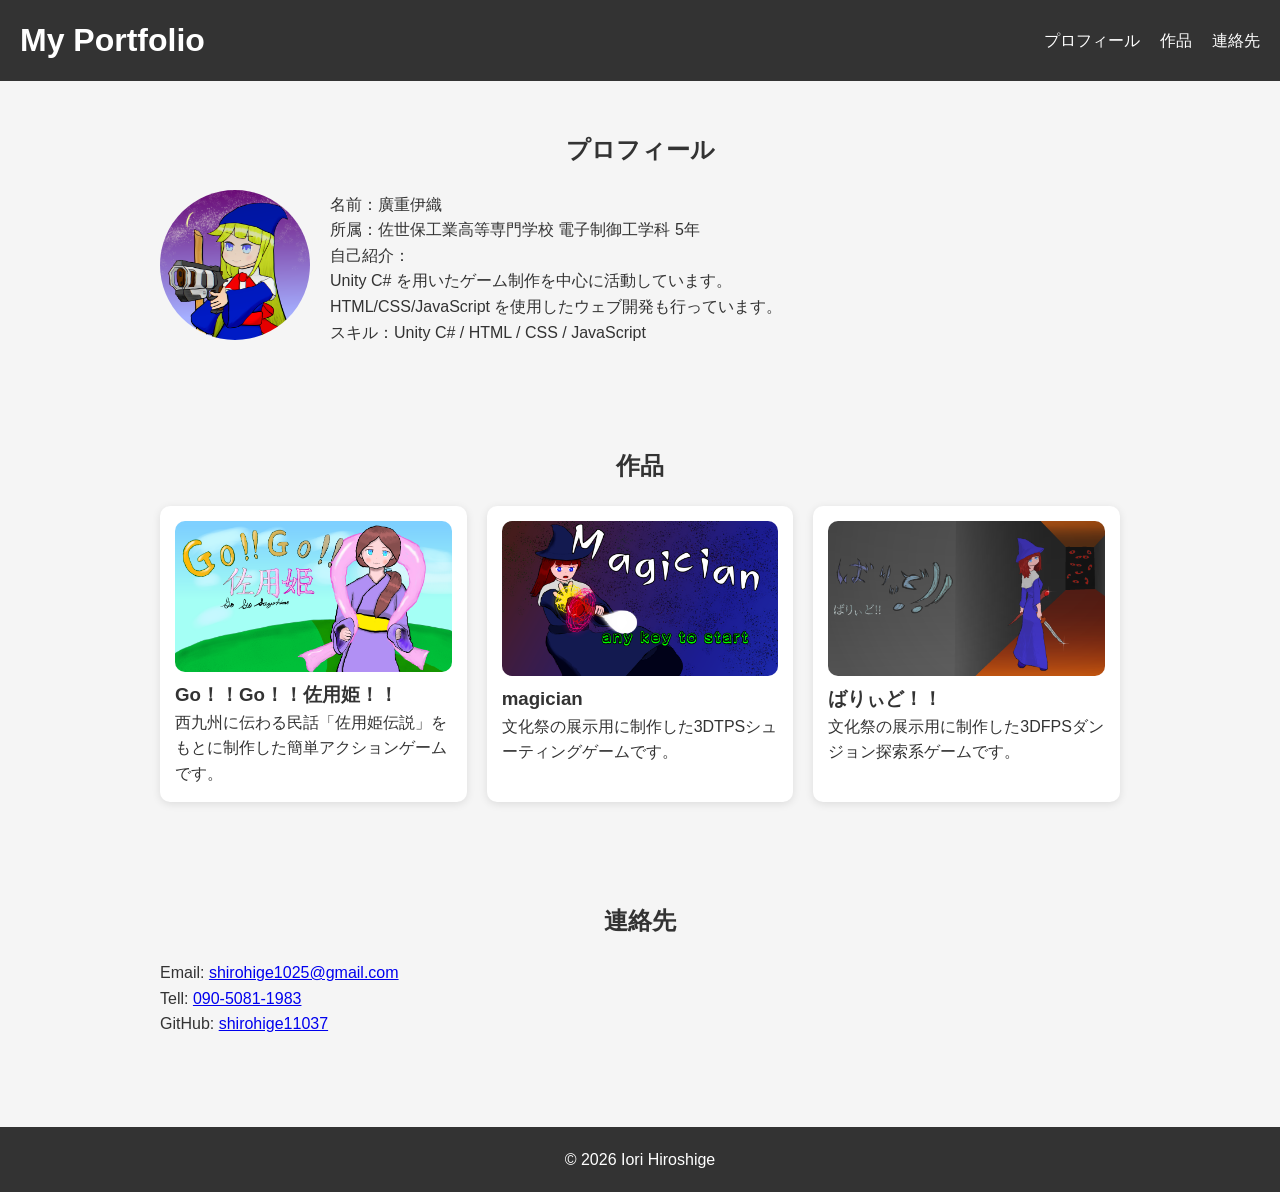
<file: index.html>
<!DOCTYPE html>
<html lang="ja">
<head>
  <meta charset="UTF-8">
  <title>廣重伊織 ポートフォリオ</title>
  <meta name="viewport" content="width=device-width, initial-scale=1.0">
  <link rel="stylesheet" href="style.css">
</head>
<body>

  <!-- ヘッダー -->
  <header>
    <h1>My Portfolio</h1>
    <nav>
      <ul>
        <li><a href="#about">プロフィール</a></li>
        <li><a href="#works">作品</a></li>
        <li><a href="#contact">連絡先</a></li>
      </ul>
    </nav>
  </header>

  <!-- プロフィール -->
  <section id="about" class="section">
    <h2>プロフィール</h2>
    <div class="about-container">
      <a href="https://github.com/shirohige11037"><img src="/images/profile.png" alt="プロフィール画像"></a>
      <div>
        <p>名前：廣重伊織</p>
        <p>所属：佐世保工業高等専門学校 電子制御工学科 5年</p>
        <p>自己紹介：<br>Unity C# を用いたゲーム制作を中心に活動しています。<br>HTML/CSS/JavaScript を使用したウェブ開発も行っています。</p>
        <p>スキル：Unity C# / HTML / CSS / JavaScript</p>
      </div>
    </div>
  </section>

  <!-- 作品 -->
  <section id="works" class="section">
    <h2>作品</h2>
    <div class="works-container">

      <div class="work-card">
      <a href="/works/work1.html">
        <img src="/images/work1.png" alt="Go！！Go！！佐用姫！！">
      </a>
        <h3>Go！！Go！！佐用姫！！</h3>
        <p>西九州に伝わる民話「佐用姫伝説」をもとに制作した簡単アクションゲームです。</p>
      </div>

      <div class="work-card">
        <a href="/works/work2.html">
        <img src="/images/work2.png" alt="magician">
        </a>
        <h3>magician</h3>
        <p>文化祭の展示用に制作した3DTPSシューティングゲームです。</p>
      </div>

      <div class="work-card">
        <a href="/works/work3.html">
        <img src="/images/work3.png" alt="ばりぃど！！">
        </a>
        <h3>ばりぃど！！</h3>
        <p>文化祭の展示用に制作した3DFPSダンジョン探索系ゲームです。</p>
      </div>

    </div>
  </section>

  <!-- 連絡先 -->
  <section id="contact" class="section">
    <h2>連絡先</h2>
    <p>Email: <a href="mailto:shirohige1025@gmail.com">shirohige1025@gmail.com</a></p>
    <p>Tell: <a href="tel:090-5081-1983">090-5081-1983</a></p>
    <p>GitHub: <a href="https://github.com/shirohige11037">shirohige11037</a></p>
  </section>

  <!-- フッター -->
  <footer>
    <p>&copy; 2026 Iori Hiroshige</p>
  </footer>

</body>
</html>
</file>
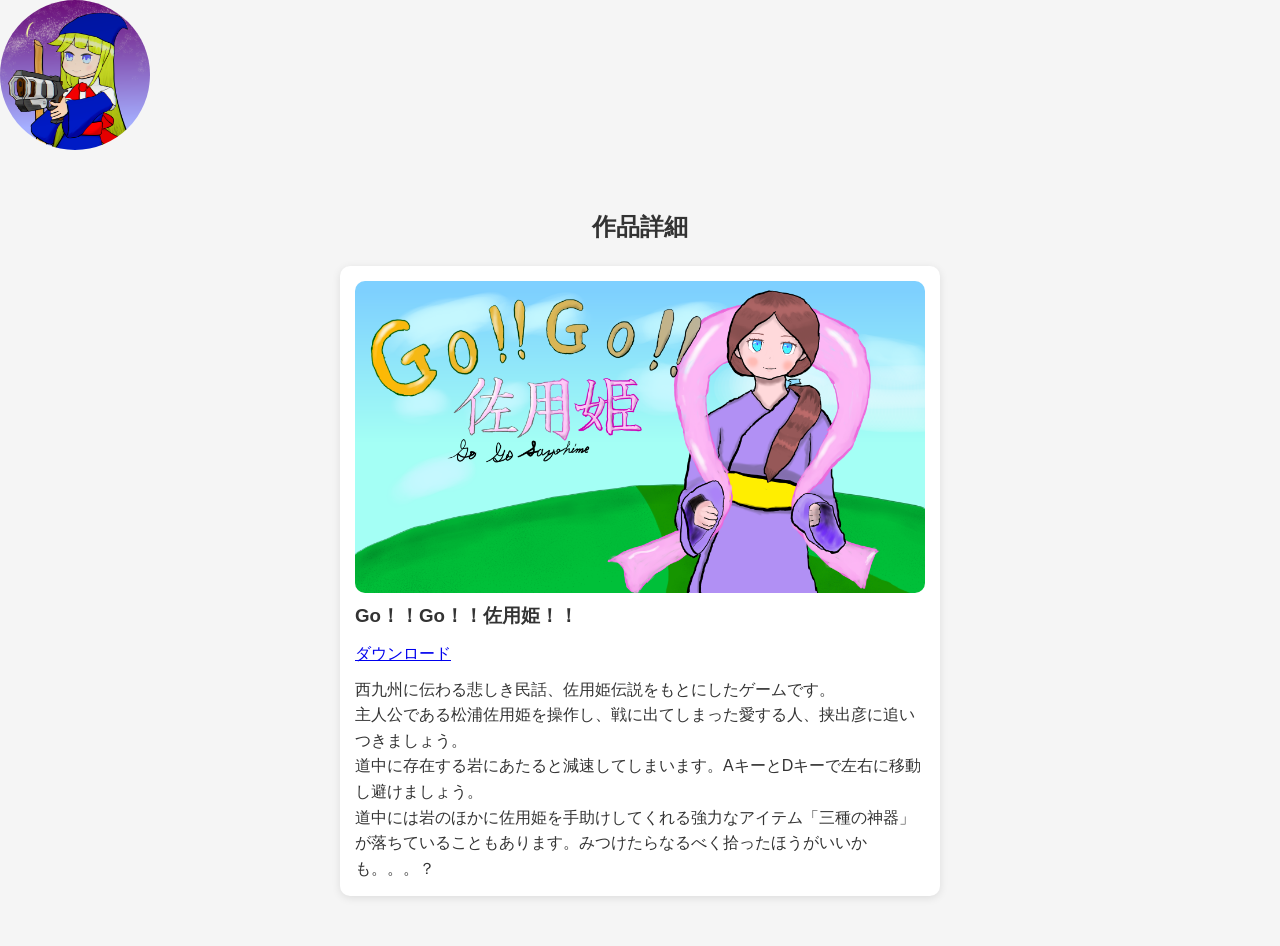
<file: works/work1.html>
<!DOCTYPE html>
<html lang="ja">
<head>
  <meta charset="UTF-8">
  <title>作品タイトル</title>
  <link rel="stylesheet" href="/style.css">
</head>
<body>
    <div class="about-container">
  <a href="/index.html"><img src="/images/profile.png" alt="プロフィール画像"></a>
    </div>

  <section class="section">
    <h2>作品詳細</h2>

    <!-- 1作品だけ表示 -->
    <div class="work-card" style="max-width: 600px; margin: 0 auto;">

      <!-- イメージ画像 -->
      <img src="/images/work1.png" alt="作品の画像">

      <!-- タイトル -->
      <h3>Go！！Go！！佐用姫！！</h3>

      <!-- ダウンロードリンク -->
      <p style="margin: 10px 0;">
        <a href="/zip/sayohime.zip" download>ダウンロード</a>
      </p>

      <!-- 説明本文 -->
      <p>
        西九州に伝わる悲しき民話、佐用姫伝説をもとにしたゲームです。<br>
        主人公である松浦佐用姫を操作し、戦に出てしまった愛する人、挟出彦に追いつきましょう。<br>
        道中に存在する岩にあたると減速してしまいます。AキーとDキーで左右に移動し避けましょう。<br>
        道中には岩のほかに佐用姫を手助けしてくれる強力なアイテム「三種の神器」が落ちていることもあります。みつけたらなるべく拾ったほうがいいかも。。。？
      </p>

    </div>

  </section>

</body>
</html>
</file>
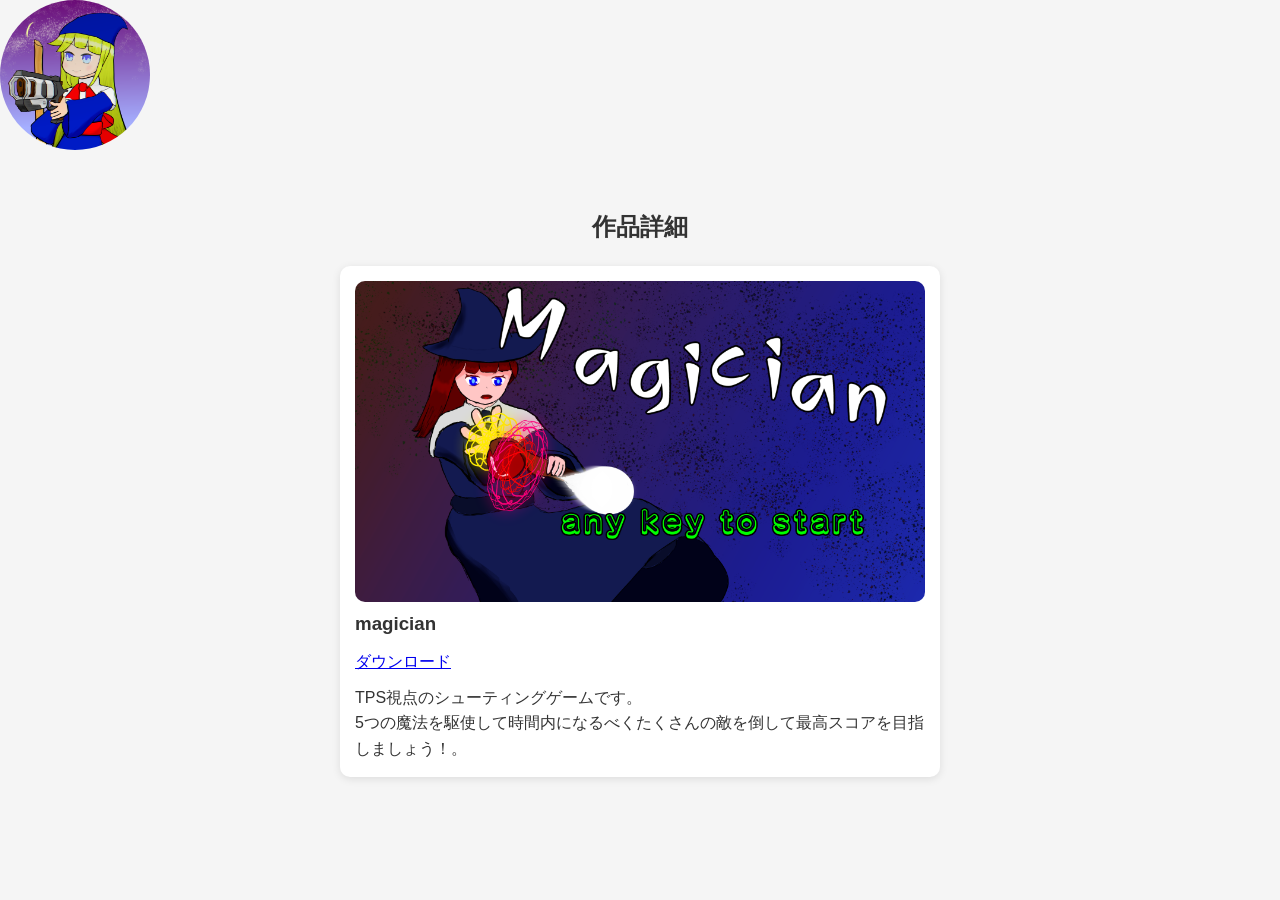
<file: works/work2.html>
<!DOCTYPE html>
<html lang="ja">
<head>
  <meta charset="UTF-8">
  <title>作品タイトル</title>
  <link rel="stylesheet" href="/style.css">
</head>
<body>
    <div class="about-container">
  <a href="/index.html"><img src="/images/profile.png" alt="プロフィール画像"></a>
    </div>

  <section class="section">
    <h2>作品詳細</h2>

    <!-- 1作品だけ表示 -->
    <div class="work-card" style="max-width: 600px; margin: 0 auto;">

      <!-- イメージ画像 -->
      <img src="/images/work2.png" alt="作品の画像">

      <!-- タイトル -->
      <h3>magician</h3>

      <!-- ダウンロードリンク -->
      <p style="margin: 10px 0;">
        <a href="/zip/magician.zip" download>ダウンロード</a>
      </p>

      <!-- 説明本文 -->
      <p>
        TPS視点のシューティングゲームです。<br>
        5つの魔法を駆使して時間内になるべくたくさんの敵を倒して最高スコアを目指しましょう！。
      </p>

    </div>

  </section>

</body>
</html>
</file>
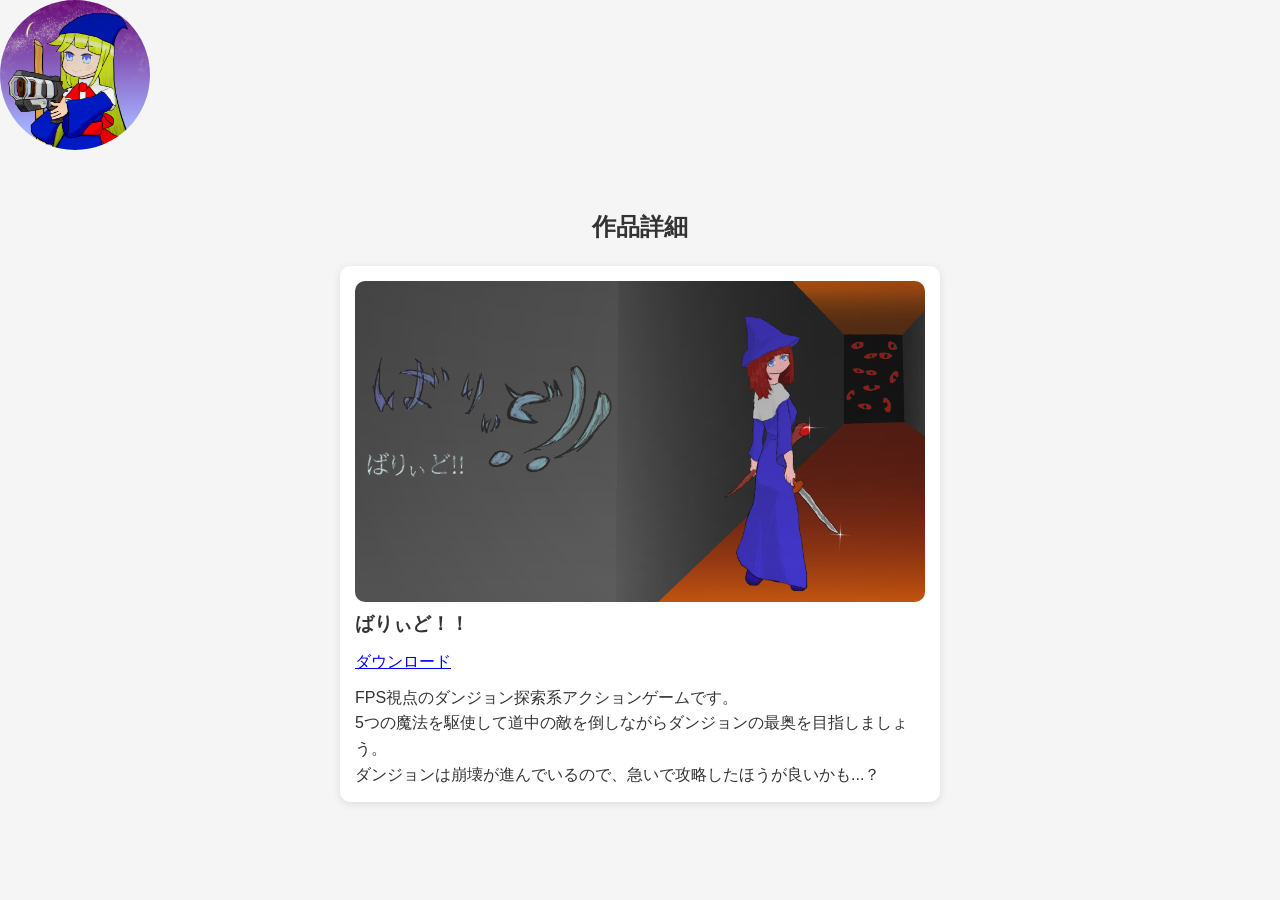
<file: works/work3.html>
<!DOCTYPE html>
<html lang="ja">
<head>
  <meta charset="UTF-8">
  <title>作品タイトル</title>
  <link rel="stylesheet" href="/style.css">
</head>
<body>
    <div class="about-container">
  <a href="/index.html"><img src="/images/profile.png" alt="プロフィール画像"></a>
    </div>

  <section class="section">
    <h2>作品詳細</h2>

    <!-- 1作品だけ表示 -->
    <div class="work-card" style="max-width: 600px; margin: 0 auto;">

      <!-- イメージ画像 -->
      <img src="/images/work3.png" alt="作品の画像">

      <!-- タイトル -->
      <h3>ばりぃど！！</h3>

      <!-- ダウンロードリンク -->
      <p style="margin: 10px 0;">
        <a href="https://drive.google.com/file/d/1F1ZE7jyTk-L9cTtuOhsKKD3ylXnnB1_y/view?usp=drive_link" download>ダウンロード</a>
      </p>

      <!-- 説明本文 -->
      <p>
        FPS視点のダンジョン探索系アクションゲームです。<br>
        5つの魔法を駆使して道中の敵を倒しながらダンジョンの最奥を目指しましょう。<br>
        ダンジョンは崩壊が進んでいるので、急いで攻略したほうが良いかも...？<br>
      </p>

    </div>

  </section>

</body>
</html>
</file>
<file: style.css>
/* リセット */
* {
  margin: 0;
  padding: 0;
  box-sizing: border-box;
}

/* 全体 */
body {
  font-family: sans-serif;
  line-height: 1.6;
  background-color: #f5f5f5;
  color: #333;
}

/* ヘッダー */
header {
  background: #333;
  color: #fff;
  padding: 15px 20px;
  display: flex;
  justify-content: space-between;
  align-items: center;
}

header ul {
  list-style: none;
  display: flex;
}

header li {
  margin-left: 20px;
}

header a {
  color: #fff;
  text-decoration: none;
}

/* セクション */
.section {
  padding: 50px 20px;
  max-width: 1000px;
  margin: auto;
}

h2 {
  margin-bottom: 20px;
  text-align: center;
}

/* プロフィール */
.about-container {
  display: flex;
  gap: 20px;
  align-items: center;
}

.about-container img {
  width: 150px;
  border-radius: 50%;
}

/* 作品 */
.works-container {
  display: grid;
  grid-template-columns: repeat(auto-fit, minmax(250px, 1fr));
  gap: 20px;
}

.work-card {
  background: #fff;
  padding: 15px;
  border-radius: 10px;
  box-shadow: 0 2px 8px rgba(0,0,0,0.1);
}

.work-card img {
  width: 100%;
  border-radius: 10px;
}

/* フッター */
footer {
  text-align: center;
  padding: 20px;
  background: #333;
  color: #fff;
  margin-top: 40px;
}

/* レスポンシブ */
@media (max-width: 600px) {
  .about-container {
    flex-direction: column;
    text-align: center;
  }
}
</file>
